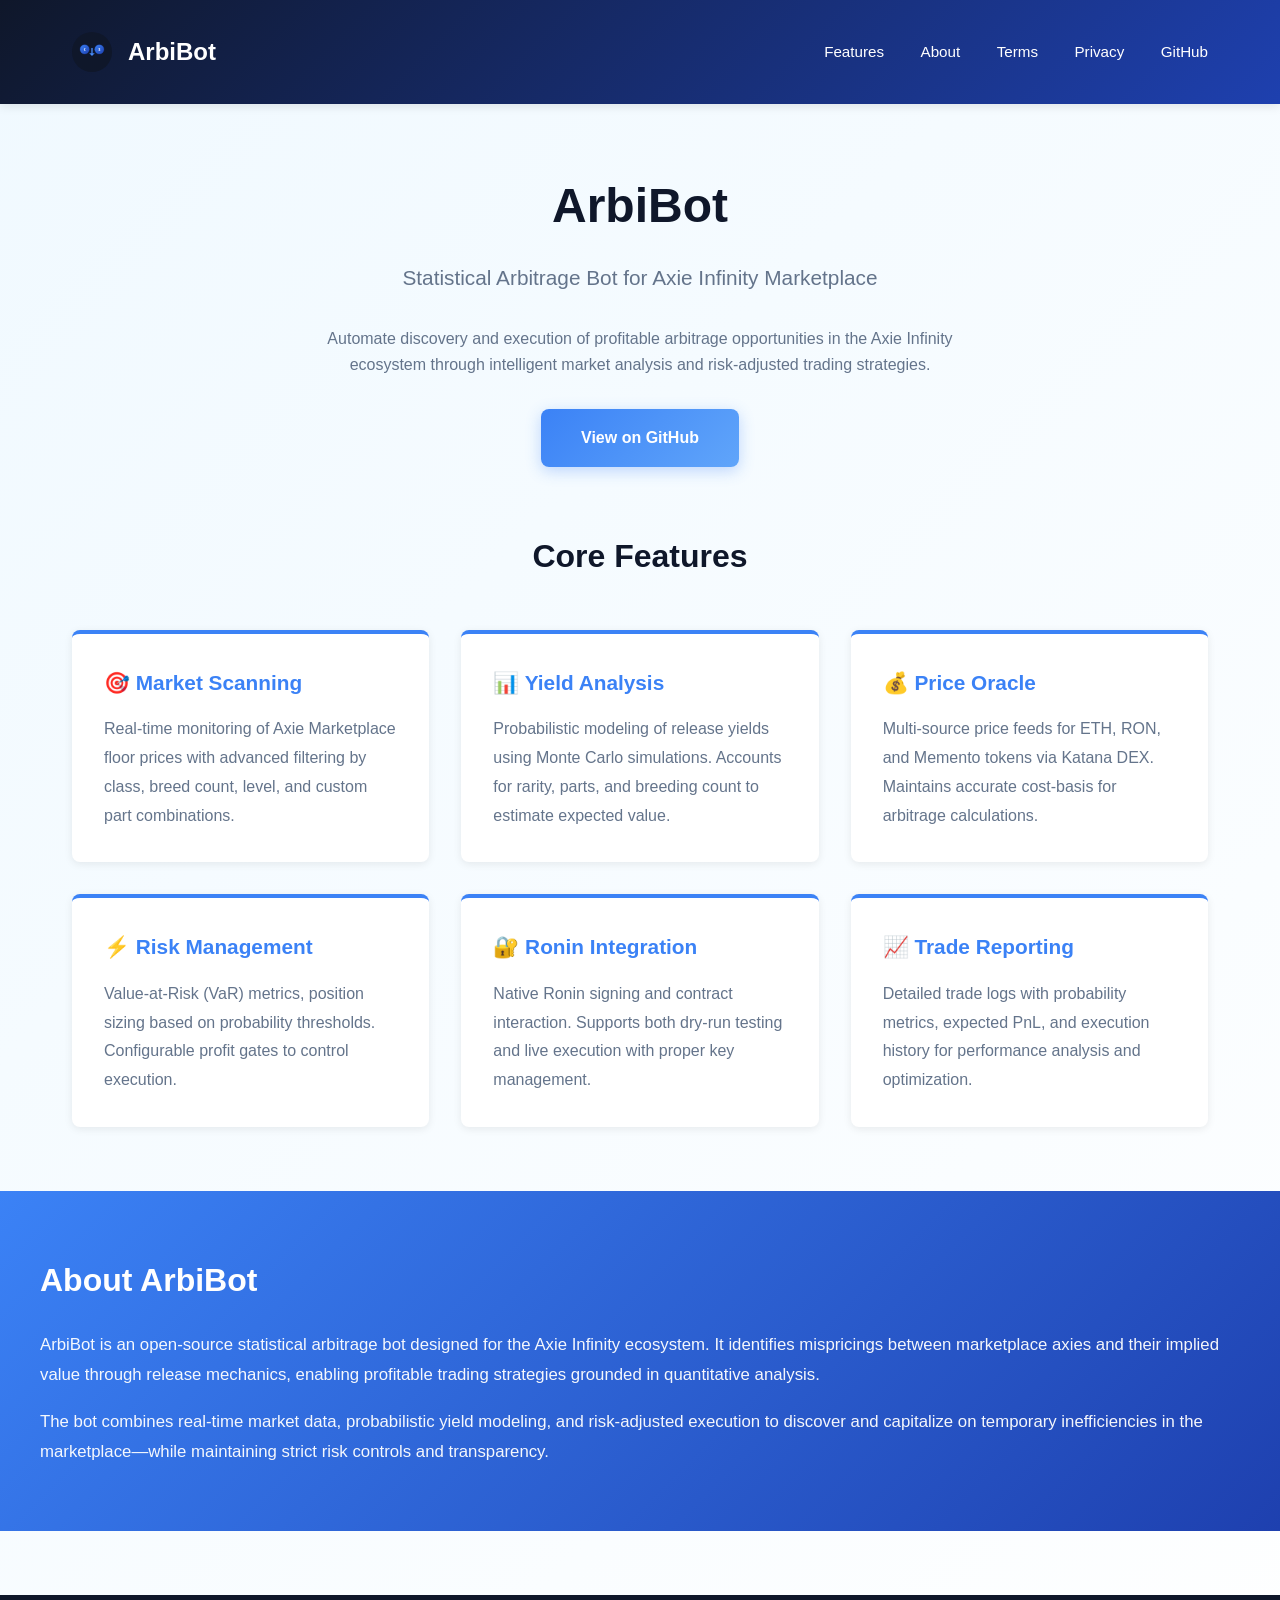
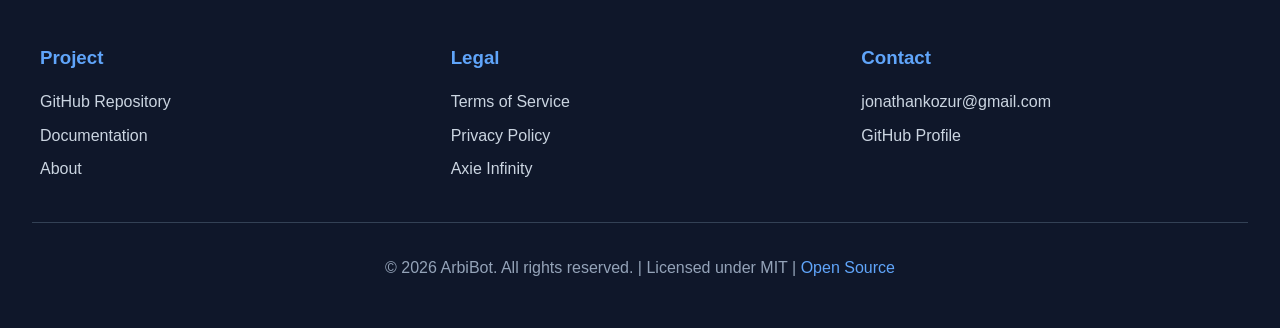
<file: index.html>
<!DOCTYPE html>
<html lang="es">
<head>
  <meta charset="UTF-8">
  <meta name="viewport" content="width=device-width, initial-scale=1.0">
  <meta name="description" content="ArbiBot - Bot de arbitraje estadístico para Axie Infinity. Automatiza la búsqueda y optimización de oportunidades de arbitraje.">
  <meta name="keywords" content="Axie Infinity, Arbitrage Bot, DeFi, Trading, Statistical Arbitrage">
  <meta name="author" content="Jonathan Kozur">
  <title>ArbiBot - Statistical Arbitrage Bot for Axie Infinity</title>
  <link rel="stylesheet" href="style.css">
  <link rel="icon" type="image/svg+xml" href="logo.svg">
</head>
<body>
  <!-- Header -->
  <header>
    <div class="header-content">
      <div class="logo-brand">
        <svg class="logo-icon" viewBox="0 0 300 300" xmlns="http://www.w3.org/2000/svg">
          <circle cx="150" cy="150" r="150" fill="#0f172a"/>
          <defs>
            <linearGradient id="grad1" x1="0%" y1="0%" x2="100%" y2="100%">
              <stop offset="0%" style="stop-color:#3b82f6;stop-opacity:1" />
              <stop offset="100%" style="stop-color:#1e40af;stop-opacity:1" />
            </linearGradient>
            <linearGradient id="grad2" x1="0%" y1="0%" x2="100%" y2="100%">
              <stop offset="0%" style="stop-color:#60a5fa;stop-opacity:1" />
              <stop offset="100%" style="stop-color:#3b82f6;stop-opacity:1" />
            </linearGradient>
          </defs>
          <circle cx="95" cy="130" r="35" fill="url(#grad1)" stroke="#1e40af" stroke-width="2"/>
          <text x="95" y="145" font-size="24" font-weight="bold" fill="#ffffff" text-anchor="middle">€</text>
          <circle cx="205" cy="130" r="35" fill="url(#grad1)" stroke="#1e40af" stroke-width="2"/>
          <text x="205" y="145" font-size="24" font-weight="bold" fill="#ffffff" text-anchor="middle">$</text>
          <path d="M 150 180 L 130 160 L 145 160 L 145 120 L 155 120 L 155 160 L 170 160 Z" fill="url(#grad2)" stroke="#1e40af" stroke-width="1.5"/>
        </svg>
        ArbiBot
      </div>
      <nav>
        <a href="#features">Features</a>
        <a href="#about">About</a>
        <a href="terms.html">Terms</a>
        <a href="privacy.html">Privacy</a>
        <a href="https://github.com/jonathankozur/AxieMarket" target="_blank">GitHub</a>
      </nav>
    </div>
  </header>

  <!-- Hero Section -->
  <section class="hero">
    <h1>ArbiBot</h1>
    <p class="subtitle">Statistical Arbitrage Bot for Axie Infinity Marketplace</p>
    <p style="color: #64748b; margin-bottom: 2rem; max-width: 700px; margin-left: auto; margin-right: auto;">
      Automate discovery and execution of profitable arbitrage opportunities in the Axie Infinity ecosystem through intelligent market analysis and risk-adjusted trading strategies.
    </p>
    <a href="https://github.com/jonathankozur/AxieMarket" class="cta-button">View on GitHub</a>
  </section>

  <!-- Features Section -->
  <section class="features" id="features">
    <h2>Core Features</h2>
    <div class="features-grid">
      <div class="feature-card">
        <h3>🎯 Market Scanning</h3>
        <p>Real-time monitoring of Axie Marketplace floor prices with advanced filtering by class, breed count, level, and custom part combinations.</p>
      </div>
      <div class="feature-card">
        <h3>📊 Yield Analysis</h3>
        <p>Probabilistic modeling of release yields using Monte Carlo simulations. Accounts for rarity, parts, and breeding count to estimate expected value.</p>
      </div>
      <div class="feature-card">
        <h3>💰 Price Oracle</h3>
        <p>Multi-source price feeds for ETH, RON, and Memento tokens via Katana DEX. Maintains accurate cost-basis for arbitrage calculations.</p>
      </div>
      <div class="feature-card">
        <h3>⚡ Risk Management</h3>
        <p>Value-at-Risk (VaR) metrics, position sizing based on probability thresholds. Configurable profit gates to control execution.</p>
      </div>
      <div class="feature-card">
        <h3>🔐 Ronin Integration</h3>
        <p>Native Ronin signing and contract interaction. Supports both dry-run testing and live execution with proper key management.</p>
      </div>
      <div class="feature-card">
        <h3>📈 Trade Reporting</h3>
        <p>Detailed trade logs with probability metrics, expected PnL, and execution history for performance analysis and optimization.</p>
      </div>
    </div>
  </section>

  <!-- About Section -->
  <section class="about" id="about">
    <div class="about-content">
      <h2>About ArbiBot</h2>
      <p>
        ArbiBot is an open-source statistical arbitrage bot designed for the Axie Infinity ecosystem. It identifies mispricings between marketplace axies and their implied value through release mechanics, enabling profitable trading strategies grounded in quantitative analysis.
      </p>
      <p style="margin-top: 1rem;">
        The bot combines real-time market data, probabilistic yield modeling, and risk-adjusted execution to discover and capitalize on temporary inefficiencies in the marketplace—while maintaining strict risk controls and transparency.
      </p>
    </div>
  </section>

  <!-- Footer -->
  <footer>
    <div class="footer-content">
      <div class="footer-section">
        <h3>Project</h3>
        <ul>
          <li><a href="https://github.com/jonathankozur/AxieMarket" target="_blank">GitHub Repository</a></li>
          <li><a href="#features">Documentation</a></li>
          <li><a href="#about">About</a></li>
        </ul>
      </div>
      <div class="footer-section">
        <h3>Legal</h3>
        <ul>
          <li><a href="terms.html">Terms of Service</a></li>
          <li><a href="privacy.html">Privacy Policy</a></li>
          <li><a href="https://www.axieinfinity.com" target="_blank">Axie Infinity</a></li>
        </ul>
      </div>
      <div class="footer-section">
        <h3>Contact</h3>
        <ul>
          <li><a href="mailto:jonathankozur@gmail.com">jonathankozur@gmail.com</a></li>
          <li><a href="https://github.com/jonathankozur" target="_blank">GitHub Profile</a></li>
        </ul>
      </div>
    </div>
    <div class="footer-bottom">
      <p>&copy; 2026 ArbiBot. All rights reserved. | Licensed under MIT | <a href="https://github.com/jonathankozur/AxieMarket" style="color: #60a5fa; text-decoration: none;" target="_blank">Open Source</a></p>
    </div>
  </footer>
</body>
</html>
</file>
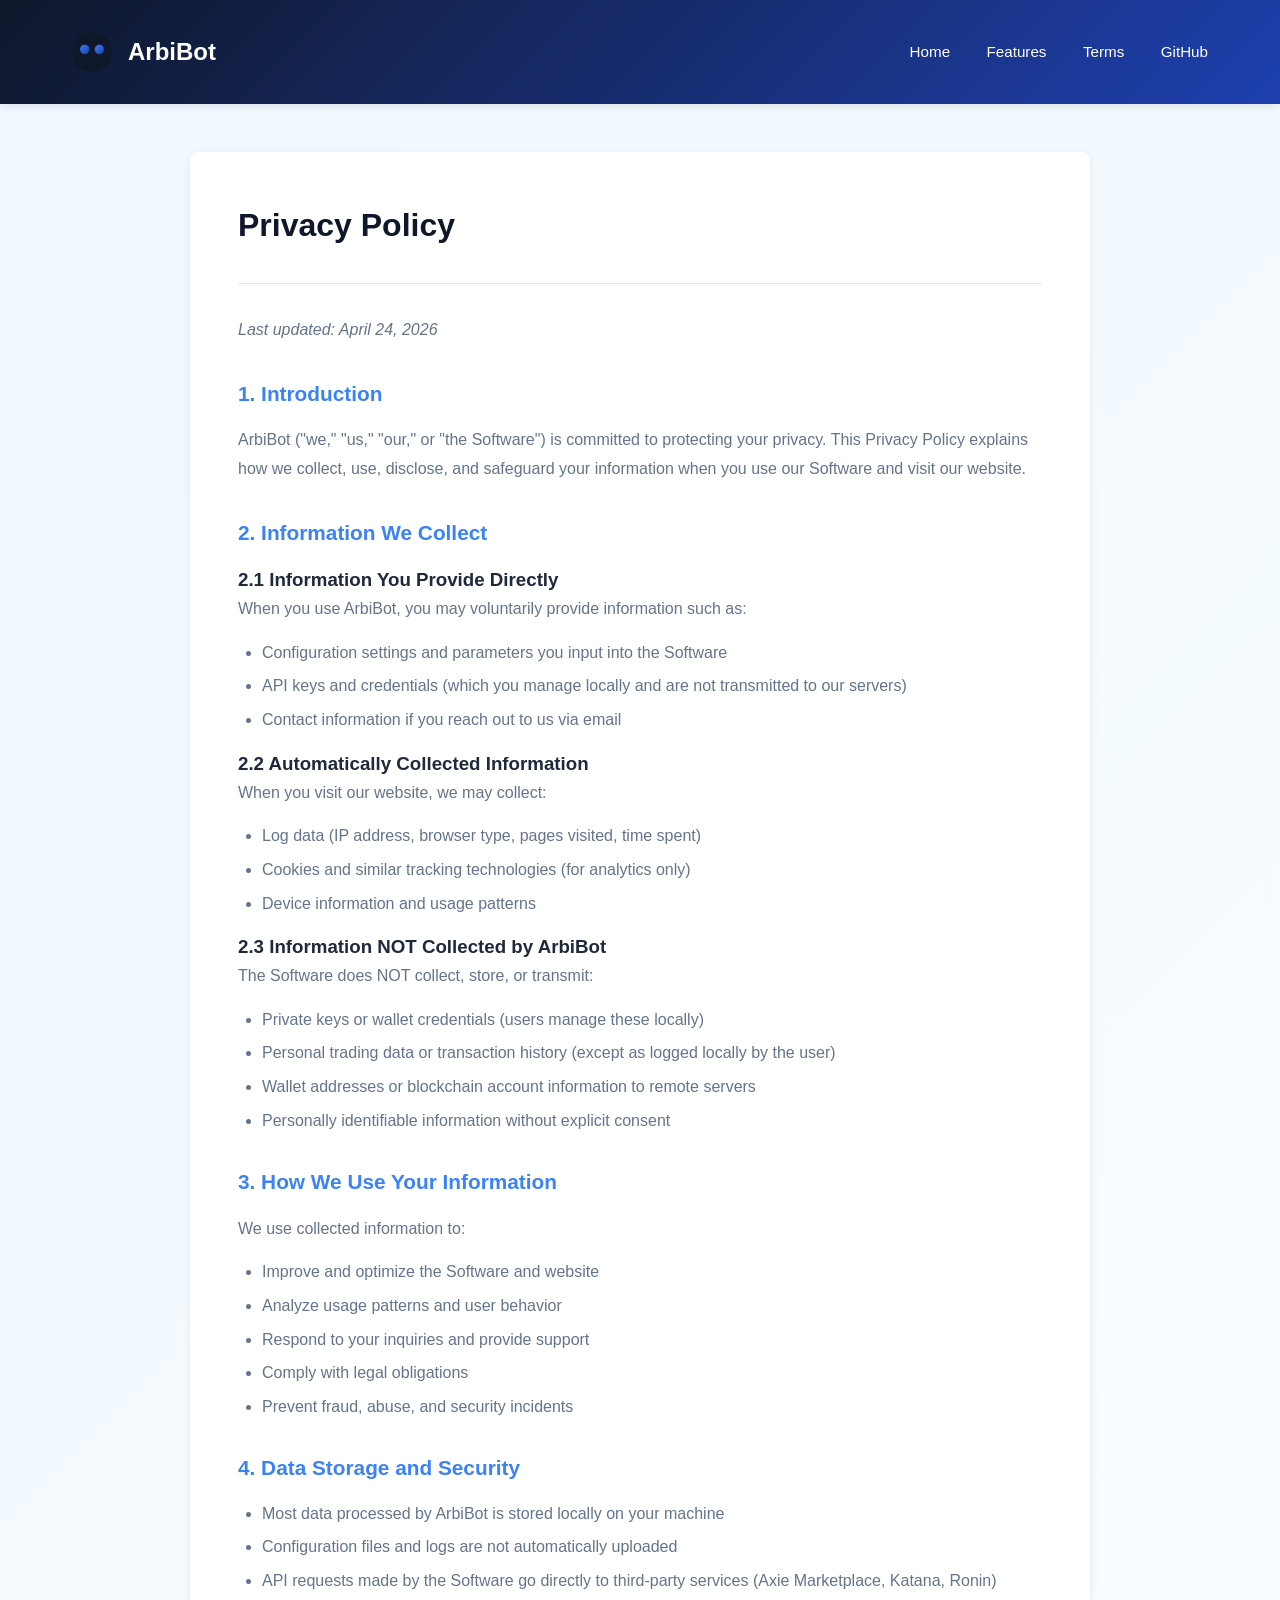
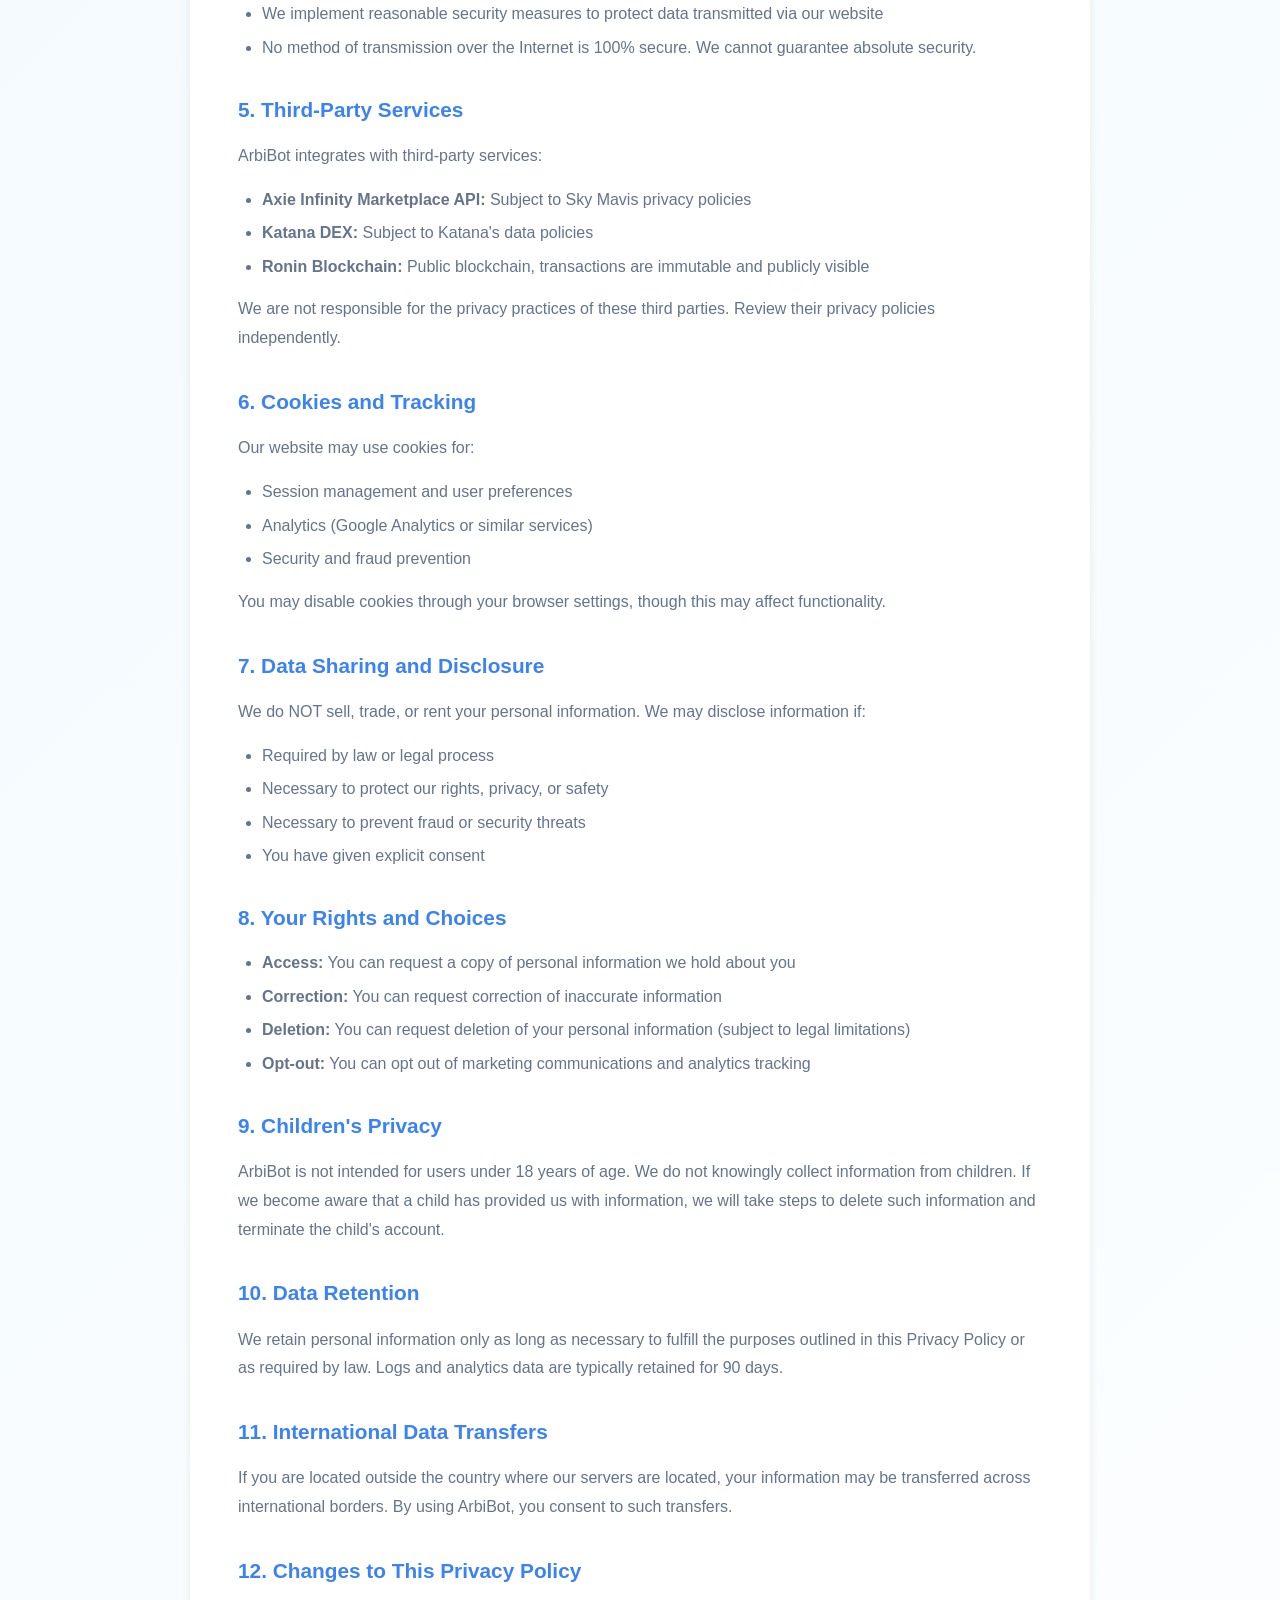
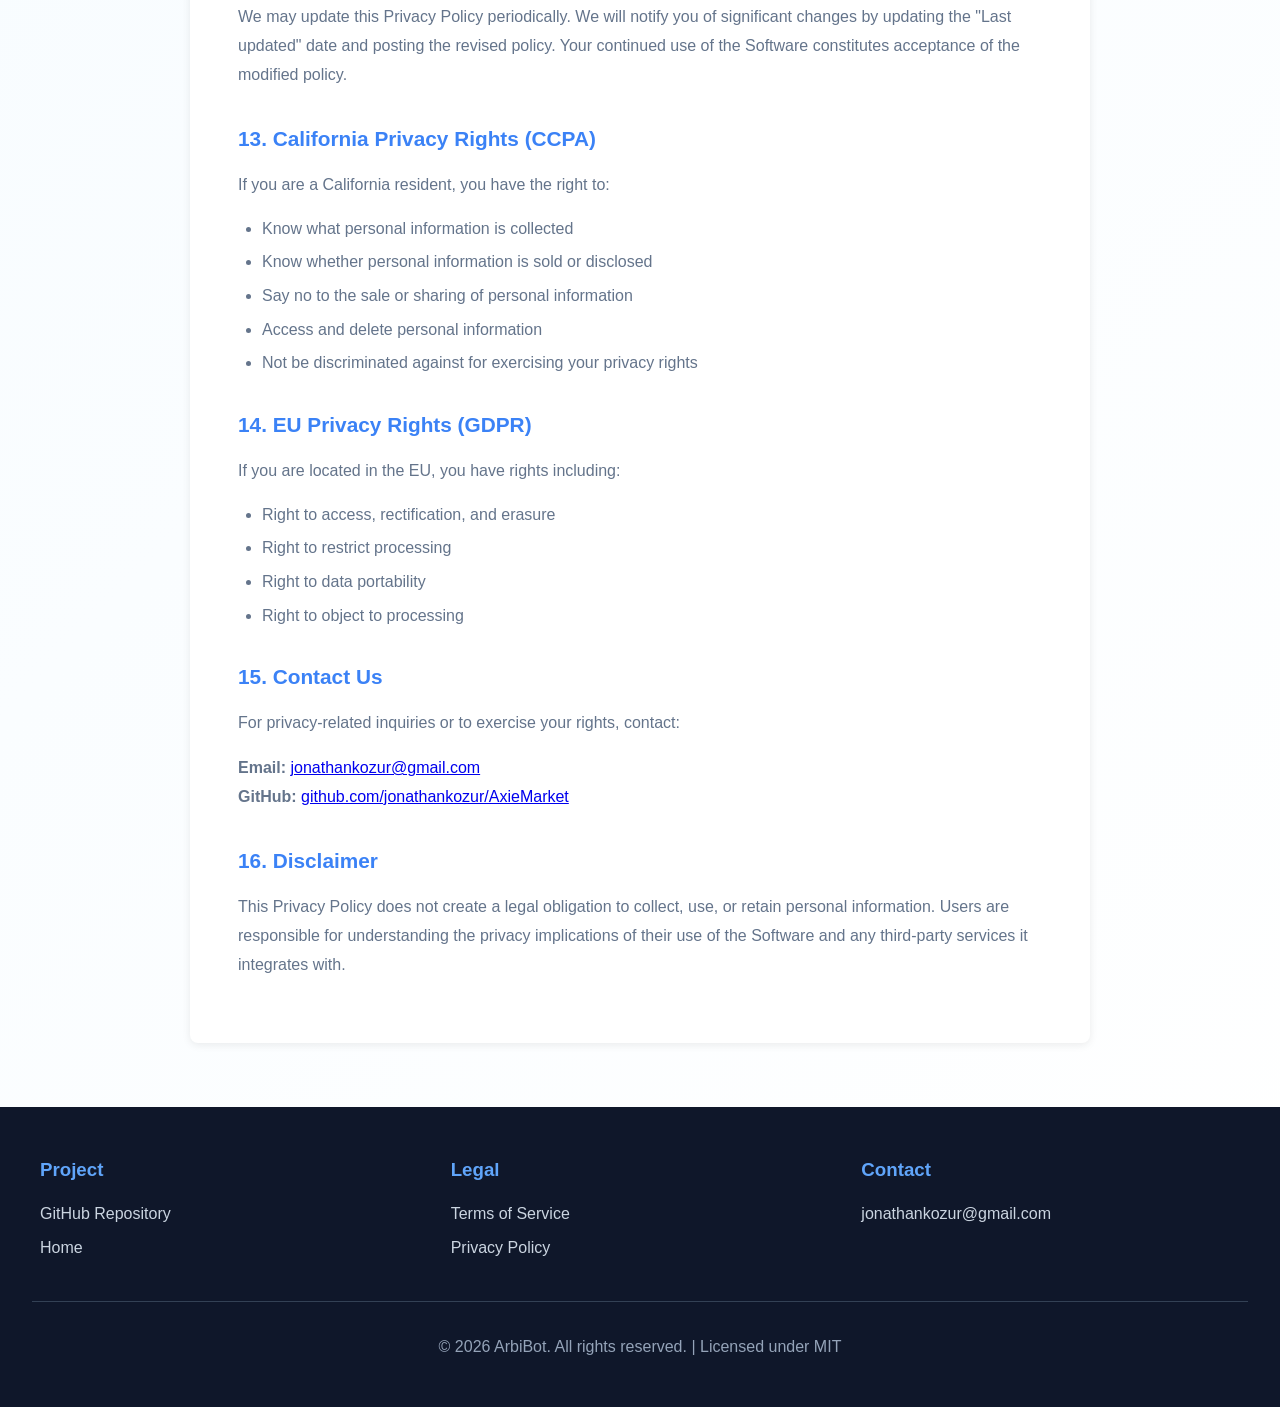
<file: privacy.html>
<!DOCTYPE html>
<html lang="es">
<head>
  <meta charset="UTF-8">
  <meta name="viewport" content="width=device-width, initial-scale=1.0">
  <meta name="description" content="ArbiBot Privacy Policy">
  <title>Privacy Policy - ArbiBot</title>
  <link rel="stylesheet" href="style.css">
  <link rel="icon" type="image/svg+xml" href="logo.svg">
</head>
<body>
  <!-- Header -->
  <header>
    <div class="header-content">
      <div class="logo-brand">
        <svg class="logo-icon" viewBox="0 0 300 300" xmlns="http://www.w3.org/2000/svg">
          <circle cx="150" cy="150" r="150" fill="#0f172a"/>
          <defs>
            <linearGradient id="grad1" x1="0%" y1="0%" x2="100%" y2="100%">
              <stop offset="0%" style="stop-color:#3b82f6;stop-opacity:1" />
              <stop offset="100%" style="stop-color:#1e40af;stop-opacity:1" />
            </linearGradient>
          </defs>
          <circle cx="95" cy="130" r="35" fill="url(#grad1)" stroke="#1e40af" stroke-width="2"/>
          <circle cx="205" cy="130" r="35" fill="url(#grad1)" stroke="#1e40af" stroke-width="2"/>
        </svg>
        ArbiBot
      </div>
      <nav>
        <a href="index.html">Home</a>
        <a href="index.html#features">Features</a>
        <a href="terms.html">Terms</a>
        <a href="https://github.com/jonathankozur/AxieMarket" target="_blank">GitHub</a>
      </nav>
    </div>
  </header>

  <!-- Legal Page -->
  <div class="legal-page">
    <h1>Privacy Policy</h1>
    <p class="last-updated">Last updated: April 24, 2026</p>

    <h2>1. Introduction</h2>
    <p>ArbiBot ("we," "us," "our," or "the Software") is committed to protecting your privacy. This Privacy Policy explains how we collect, use, disclose, and safeguard your information when you use our Software and visit our website.</p>

    <h2>2. Information We Collect</h2>
    <h3>2.1 Information You Provide Directly</h3>
    <p>When you use ArbiBot, you may voluntarily provide information such as:</p>
    <ul>
      <li>Configuration settings and parameters you input into the Software</li>
      <li>API keys and credentials (which you manage locally and are not transmitted to our servers)</li>
      <li>Contact information if you reach out to us via email</li>
    </ul>

    <h3>2.2 Automatically Collected Information</h3>
    <p>When you visit our website, we may collect:</p>
    <ul>
      <li>Log data (IP address, browser type, pages visited, time spent)</li>
      <li>Cookies and similar tracking technologies (for analytics only)</li>
      <li>Device information and usage patterns</li>
    </ul>

    <h3>2.3 Information NOT Collected by ArbiBot</h3>
    <p>The Software does NOT collect, store, or transmit:</p>
    <ul>
      <li>Private keys or wallet credentials (users manage these locally)</li>
      <li>Personal trading data or transaction history (except as logged locally by the user)</li>
      <li>Wallet addresses or blockchain account information to remote servers</li>
      <li>Personally identifiable information without explicit consent</li>
    </ul>

    <h2>3. How We Use Your Information</h2>
    <p>We use collected information to:</p>
    <ul>
      <li>Improve and optimize the Software and website</li>
      <li>Analyze usage patterns and user behavior</li>
      <li>Respond to your inquiries and provide support</li>
      <li>Comply with legal obligations</li>
      <li>Prevent fraud, abuse, and security incidents</li>
    </ul>

    <h2>4. Data Storage and Security</h2>
    <ul>
      <li>Most data processed by ArbiBot is stored locally on your machine</li>
      <li>Configuration files and logs are not automatically uploaded</li>
      <li>API requests made by the Software go directly to third-party services (Axie Marketplace, Katana, Ronin)</li>
      <li>We implement reasonable security measures to protect data transmitted via our website</li>
      <li>No method of transmission over the Internet is 100% secure. We cannot guarantee absolute security.</li>
    </ul>

    <h2>5. Third-Party Services</h2>
    <p>ArbiBot integrates with third-party services:</p>
    <ul>
      <li><strong>Axie Infinity Marketplace API:</strong> Subject to Sky Mavis privacy policies</li>
      <li><strong>Katana DEX:</strong> Subject to Katana's data policies</li>
      <li><strong>Ronin Blockchain:</strong> Public blockchain, transactions are immutable and publicly visible</li>
    </ul>
    <p>We are not responsible for the privacy practices of these third parties. Review their privacy policies independently.</p>

    <h2>6. Cookies and Tracking</h2>
    <p>Our website may use cookies for:</p>
    <ul>
      <li>Session management and user preferences</li>
      <li>Analytics (Google Analytics or similar services)</li>
      <li>Security and fraud prevention</li>
    </ul>
    <p>You may disable cookies through your browser settings, though this may affect functionality.</p>

    <h2>7. Data Sharing and Disclosure</h2>
    <p>We do NOT sell, trade, or rent your personal information. We may disclose information if:</p>
    <ul>
      <li>Required by law or legal process</li>
      <li>Necessary to protect our rights, privacy, or safety</li>
      <li>Necessary to prevent fraud or security threats</li>
      <li>You have given explicit consent</li>
    </ul>

    <h2>8. Your Rights and Choices</h2>
    <ul>
      <li><strong>Access:</strong> You can request a copy of personal information we hold about you</li>
      <li><strong>Correction:</strong> You can request correction of inaccurate information</li>
      <li><strong>Deletion:</strong> You can request deletion of your personal information (subject to legal limitations)</li>
      <li><strong>Opt-out:</strong> You can opt out of marketing communications and analytics tracking</li>
    </ul>

    <h2>9. Children's Privacy</h2>
    <p>ArbiBot is not intended for users under 18 years of age. We do not knowingly collect information from children. If we become aware that a child has provided us with information, we will take steps to delete such information and terminate the child's account.</p>

    <h2>10. Data Retention</h2>
    <p>We retain personal information only as long as necessary to fulfill the purposes outlined in this Privacy Policy or as required by law. Logs and analytics data are typically retained for 90 days.</p>

    <h2>11. International Data Transfers</h2>
    <p>If you are located outside the country where our servers are located, your information may be transferred across international borders. By using ArbiBot, you consent to such transfers.</p>

    <h2>12. Changes to This Privacy Policy</h2>
    <p>We may update this Privacy Policy periodically. We will notify you of significant changes by updating the "Last updated" date and posting the revised policy. Your continued use of the Software constitutes acceptance of the modified policy.</p>

    <h2>13. California Privacy Rights (CCPA)</h2>
    <p>If you are a California resident, you have the right to:</p>
    <ul>
      <li>Know what personal information is collected</li>
      <li>Know whether personal information is sold or disclosed</li>
      <li>Say no to the sale or sharing of personal information</li>
      <li>Access and delete personal information</li>
      <li>Not be discriminated against for exercising your privacy rights</li>
    </ul>

    <h2>14. EU Privacy Rights (GDPR)</h2>
    <p>If you are located in the EU, you have rights including:</p>
    <ul>
      <li>Right to access, rectification, and erasure</li>
      <li>Right to restrict processing</li>
      <li>Right to data portability</li>
      <li>Right to object to processing</li>
    </ul>

    <h2>15. Contact Us</h2>
    <p>For privacy-related inquiries or to exercise your rights, contact:</p>
    <p>
      <strong>Email:</strong> <a href="mailto:jonathankozur@gmail.com">jonathankozur@gmail.com</a><br>
      <strong>GitHub:</strong> <a href="https://github.com/jonathankozur/AxieMarket" target="_blank">github.com/jonathankozur/AxieMarket</a>
    </p>

    <h2>16. Disclaimer</h2>
    <p>This Privacy Policy does not create a legal obligation to collect, use, or retain personal information. Users are responsible for understanding the privacy implications of their use of the Software and any third-party services it integrates with.</p>
  </div>

  <!-- Footer -->
  <footer>
    <div class="footer-content">
      <div class="footer-section">
        <h3>Project</h3>
        <ul>
          <li><a href="https://github.com/jonathankozur/AxieMarket" target="_blank">GitHub Repository</a></li>
          <li><a href="index.html">Home</a></li>
        </ul>
      </div>
      <div class="footer-section">
        <h3>Legal</h3>
        <ul>
          <li><a href="terms.html">Terms of Service</a></li>
          <li><a href="privacy.html">Privacy Policy</a></li>
        </ul>
      </div>
      <div class="footer-section">
        <h3>Contact</h3>
        <ul>
          <li><a href="mailto:jonathankozur@gmail.com">jonathankozur@gmail.com</a></li>
        </ul>
      </div>
    </div>
    <div class="footer-bottom">
      <p>&copy; 2026 ArbiBot. All rights reserved. | Licensed under MIT</p>
    </div>
  </footer>
</body>
</html>
</file>
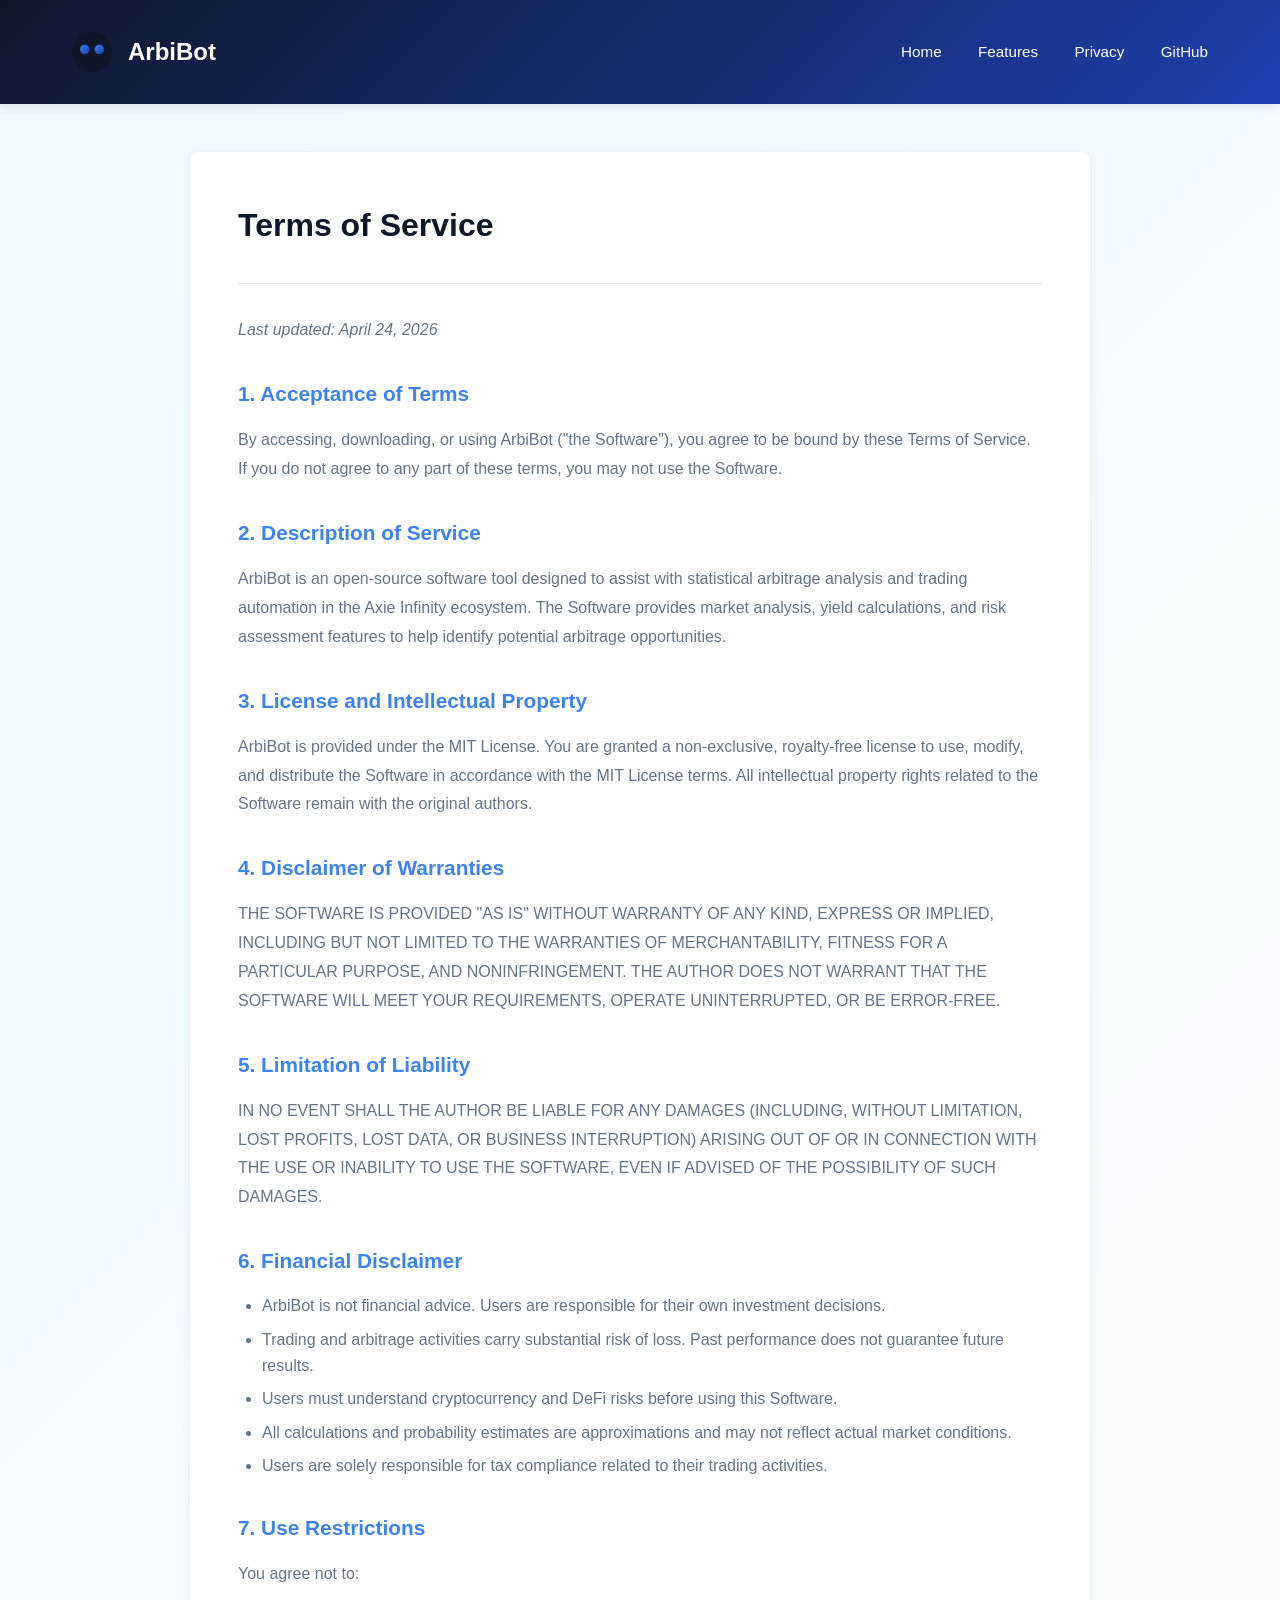
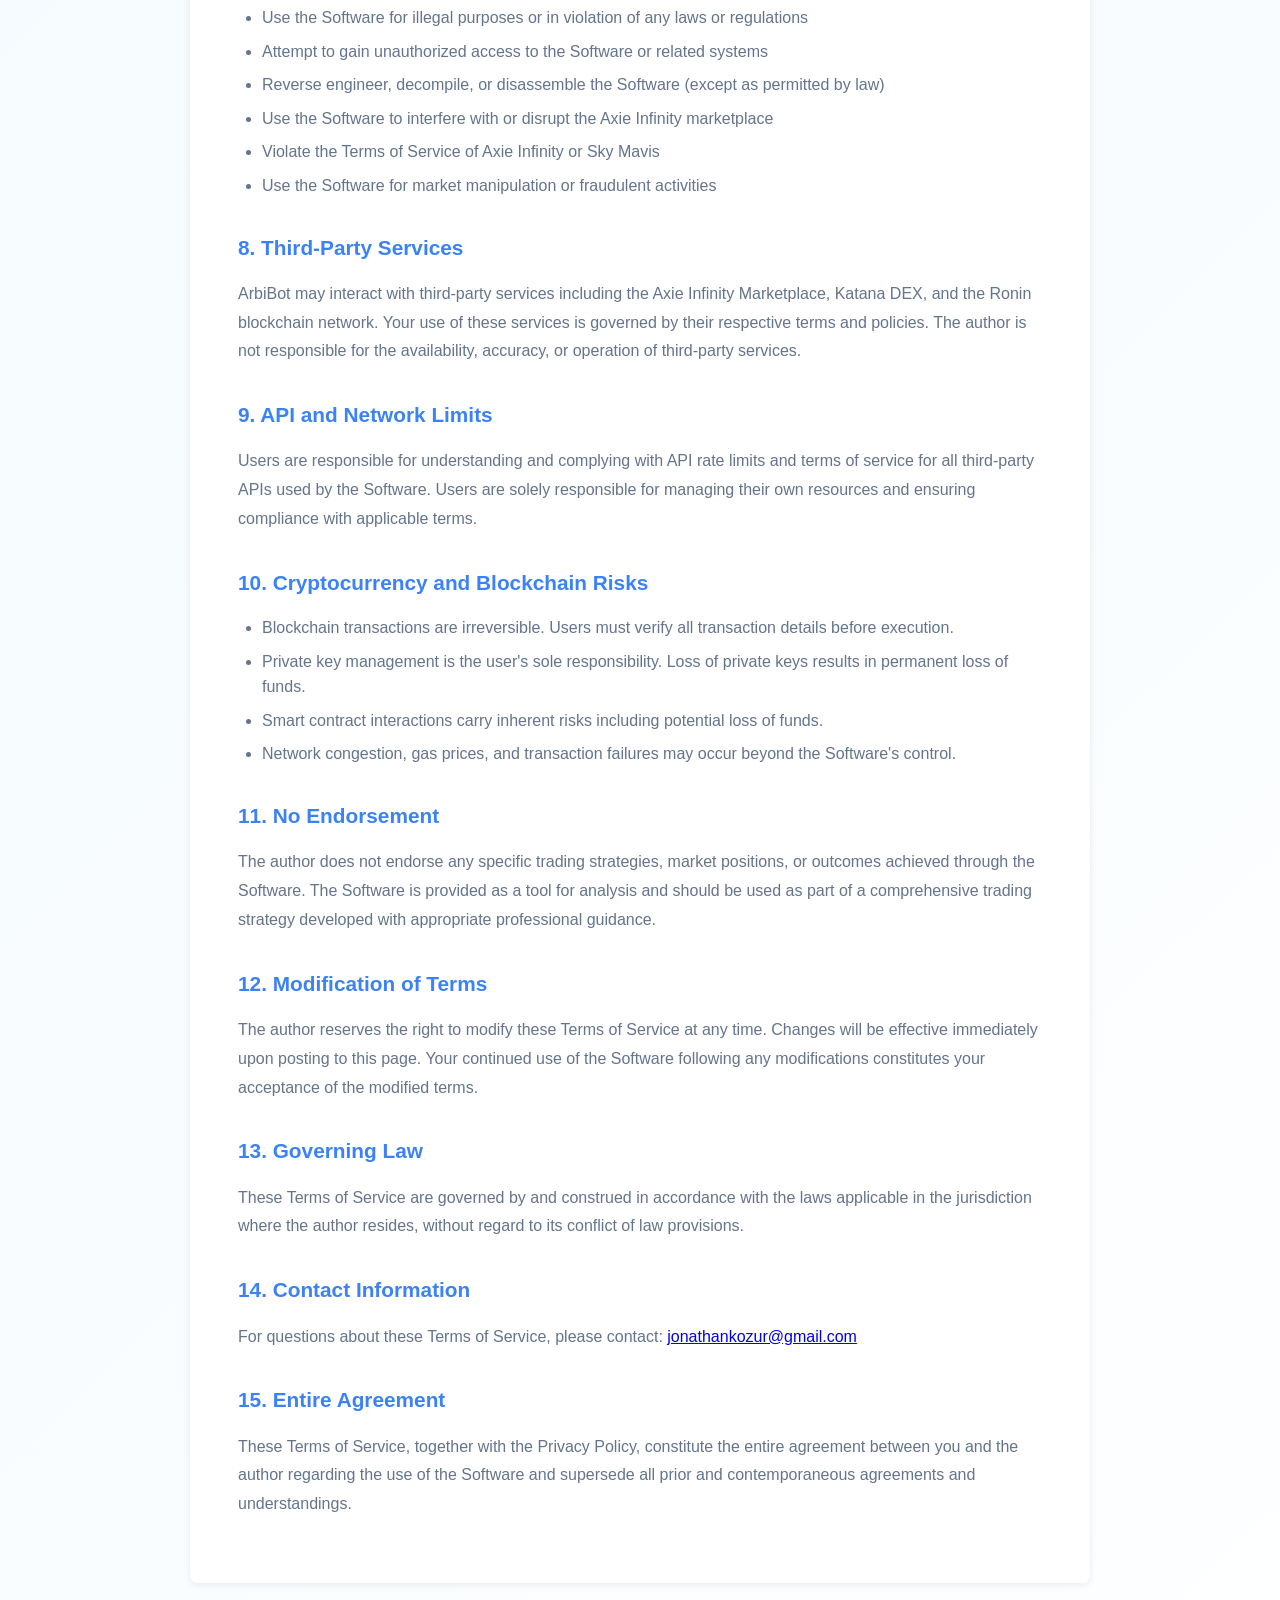
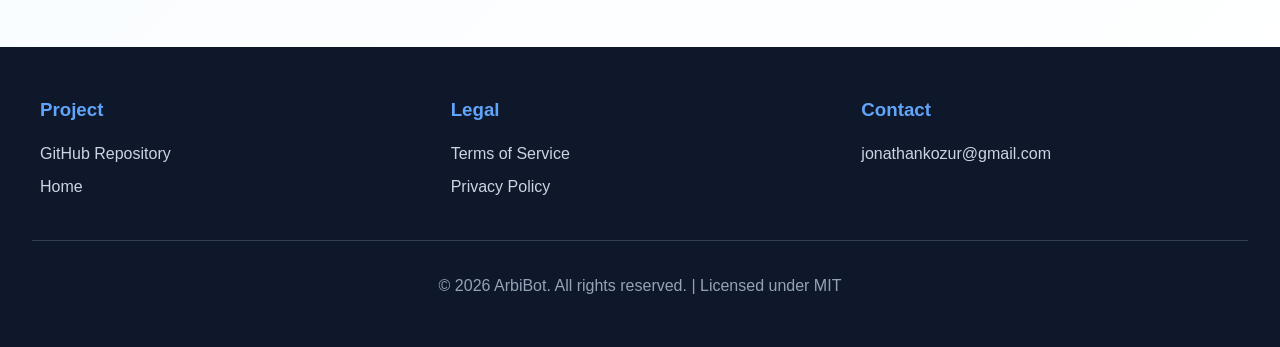
<file: terms.html>
<!DOCTYPE html>
<html lang="es">
<head>
  <meta charset="UTF-8">
  <meta name="viewport" content="width=device-width, initial-scale=1.0">
  <meta name="description" content="ArbiBot Terms of Service">
  <title>Terms of Service - ArbiBot</title>
  <link rel="stylesheet" href="style.css">
  <link rel="icon" type="image/svg+xml" href="logo.svg">
</head>
<body>
  <!-- Header -->
  <header>
    <div class="header-content">
      <div class="logo-brand">
        <svg class="logo-icon" viewBox="0 0 300 300" xmlns="http://www.w3.org/2000/svg">
          <circle cx="150" cy="150" r="150" fill="#0f172a"/>
          <defs>
            <linearGradient id="grad1" x1="0%" y1="0%" x2="100%" y2="100%">
              <stop offset="0%" style="stop-color:#3b82f6;stop-opacity:1" />
              <stop offset="100%" style="stop-color:#1e40af;stop-opacity:1" />
            </linearGradient>
          </defs>
          <circle cx="95" cy="130" r="35" fill="url(#grad1)" stroke="#1e40af" stroke-width="2"/>
          <circle cx="205" cy="130" r="35" fill="url(#grad1)" stroke="#1e40af" stroke-width="2"/>
        </svg>
        ArbiBot
      </div>
      <nav>
        <a href="index.html">Home</a>
        <a href="index.html#features">Features</a>
        <a href="privacy.html">Privacy</a>
        <a href="https://github.com/jonathankozur/AxieMarket" target="_blank">GitHub</a>
      </nav>
    </div>
  </header>

  <!-- Legal Page -->
  <div class="legal-page">
    <h1>Terms of Service</h1>
    <p class="last-updated">Last updated: April 24, 2026</p>

    <h2>1. Acceptance of Terms</h2>
    <p>By accessing, downloading, or using ArbiBot ("the Software"), you agree to be bound by these Terms of Service. If you do not agree to any part of these terms, you may not use the Software.</p>

    <h2>2. Description of Service</h2>
    <p>ArbiBot is an open-source software tool designed to assist with statistical arbitrage analysis and trading automation in the Axie Infinity ecosystem. The Software provides market analysis, yield calculations, and risk assessment features to help identify potential arbitrage opportunities.</p>

    <h2>3. License and Intellectual Property</h2>
    <p>ArbiBot is provided under the MIT License. You are granted a non-exclusive, royalty-free license to use, modify, and distribute the Software in accordance with the MIT License terms. All intellectual property rights related to the Software remain with the original authors.</p>

    <h2>4. Disclaimer of Warranties</h2>
    <p>THE SOFTWARE IS PROVIDED "AS IS" WITHOUT WARRANTY OF ANY KIND, EXPRESS OR IMPLIED, INCLUDING BUT NOT LIMITED TO THE WARRANTIES OF MERCHANTABILITY, FITNESS FOR A PARTICULAR PURPOSE, AND NONINFRINGEMENT. THE AUTHOR DOES NOT WARRANT THAT THE SOFTWARE WILL MEET YOUR REQUIREMENTS, OPERATE UNINTERRUPTED, OR BE ERROR-FREE.</p>

    <h2>5. Limitation of Liability</h2>
    <p>IN NO EVENT SHALL THE AUTHOR BE LIABLE FOR ANY DAMAGES (INCLUDING, WITHOUT LIMITATION, LOST PROFITS, LOST DATA, OR BUSINESS INTERRUPTION) ARISING OUT OF OR IN CONNECTION WITH THE USE OR INABILITY TO USE THE SOFTWARE, EVEN IF ADVISED OF THE POSSIBILITY OF SUCH DAMAGES.</p>

    <h2>6. Financial Disclaimer</h2>
    <ul>
      <li>ArbiBot is not financial advice. Users are responsible for their own investment decisions.</li>
      <li>Trading and arbitrage activities carry substantial risk of loss. Past performance does not guarantee future results.</li>
      <li>Users must understand cryptocurrency and DeFi risks before using this Software.</li>
      <li>All calculations and probability estimates are approximations and may not reflect actual market conditions.</li>
      <li>Users are solely responsible for tax compliance related to their trading activities.</li>
    </ul>

    <h2>7. Use Restrictions</h2>
    <p>You agree not to:</p>
    <ul>
      <li>Use the Software for illegal purposes or in violation of any laws or regulations</li>
      <li>Attempt to gain unauthorized access to the Software or related systems</li>
      <li>Reverse engineer, decompile, or disassemble the Software (except as permitted by law)</li>
      <li>Use the Software to interfere with or disrupt the Axie Infinity marketplace</li>
      <li>Violate the Terms of Service of Axie Infinity or Sky Mavis</li>
      <li>Use the Software for market manipulation or fraudulent activities</li>
    </ul>

    <h2>8. Third-Party Services</h2>
    <p>ArbiBot may interact with third-party services including the Axie Infinity Marketplace, Katana DEX, and the Ronin blockchain network. Your use of these services is governed by their respective terms and policies. The author is not responsible for the availability, accuracy, or operation of third-party services.</p>

    <h2>9. API and Network Limits</h2>
    <p>Users are responsible for understanding and complying with API rate limits and terms of service for all third-party APIs used by the Software. Users are solely responsible for managing their own resources and ensuring compliance with applicable terms.</p>

    <h2>10. Cryptocurrency and Blockchain Risks</h2>
    <ul>
      <li>Blockchain transactions are irreversible. Users must verify all transaction details before execution.</li>
      <li>Private key management is the user's sole responsibility. Loss of private keys results in permanent loss of funds.</li>
      <li>Smart contract interactions carry inherent risks including potential loss of funds.</li>
      <li>Network congestion, gas prices, and transaction failures may occur beyond the Software's control.</li>
    </ul>

    <h2>11. No Endorsement</h2>
    <p>The author does not endorse any specific trading strategies, market positions, or outcomes achieved through the Software. The Software is provided as a tool for analysis and should be used as part of a comprehensive trading strategy developed with appropriate professional guidance.</p>

    <h2>12. Modification of Terms</h2>
    <p>The author reserves the right to modify these Terms of Service at any time. Changes will be effective immediately upon posting to this page. Your continued use of the Software following any modifications constitutes your acceptance of the modified terms.</p>

    <h2>13. Governing Law</h2>
    <p>These Terms of Service are governed by and construed in accordance with the laws applicable in the jurisdiction where the author resides, without regard to its conflict of law provisions.</p>

    <h2>14. Contact Information</h2>
    <p>For questions about these Terms of Service, please contact: <a href="mailto:jonathankozur@gmail.com">jonathankozur@gmail.com</a></p>

    <h2>15. Entire Agreement</h2>
    <p>These Terms of Service, together with the Privacy Policy, constitute the entire agreement between you and the author regarding the use of the Software and supersede all prior and contemporaneous agreements and understandings.</p>
  </div>

  <!-- Footer -->
  <footer>
    <div class="footer-content">
      <div class="footer-section">
        <h3>Project</h3>
        <ul>
          <li><a href="https://github.com/jonathankozur/AxieMarket" target="_blank">GitHub Repository</a></li>
          <li><a href="index.html">Home</a></li>
        </ul>
      </div>
      <div class="footer-section">
        <h3>Legal</h3>
        <ul>
          <li><a href="terms.html">Terms of Service</a></li>
          <li><a href="privacy.html">Privacy Policy</a></li>
        </ul>
      </div>
      <div class="footer-section">
        <h3>Contact</h3>
        <ul>
          <li><a href="mailto:jonathankozur@gmail.com">jonathankozur@gmail.com</a></li>
        </ul>
      </div>
    </div>
    <div class="footer-bottom">
      <p>&copy; 2026 ArbiBot. All rights reserved. | Licensed under MIT</p>
    </div>
  </footer>
</body>
</html>
</file>
<file: style.css>
* {
  margin: 0;
  padding: 0;
  box-sizing: border-box;
}

:root {
  --primary: #3b82f6;
  --primary-dark: #1e40af;
  --secondary: #60a5fa;
  --dark: #0f172a;
  --light: #f0f9ff;
  --text: #1e293b;
  --text-light: #64748b;
  --border: #e2e8f0;
}

body {
  font-family: -apple-system, BlinkMacSystemFont, 'Segoe UI', Roboto, 'Helvetica Neue', Arial, sans-serif;
  line-height: 1.6;
  color: var(--text);
  background: linear-gradient(135deg, var(--light) 0%, #ffffff 100%);
}

/* Header */
header {
  background: linear-gradient(135deg, var(--dark) 0%, var(--primary-dark) 100%);
  color: white;
  padding: 1rem 0;
  position: sticky;
  top: 0;
  z-index: 1000;
  box-shadow: 0 2px 10px rgba(0,0,0,0.1);
}

.header-content {
  max-width: 1200px;
  margin: 0 auto;
  display: flex;
  justify-content: space-between;
  align-items: center;
  padding: 1rem 2rem;
}

.logo-brand {
  display: flex;
  align-items: center;
  gap: 1rem;
  font-size: 1.5rem;
  font-weight: bold;
}

.logo-icon {
  width: 40px;
  height: 40px;
}

nav a {
  color: white;
  text-decoration: none;
  margin-left: 2rem;
  transition: color 0.3s;
  font-size: 0.95rem;
}

nav a:hover {
  color: var(--secondary);
}

/* Hero Section */
.hero {
  max-width: 1200px;
  margin: 4rem auto;
  padding: 0 2rem;
  text-align: center;
}

.hero h1 {
  font-size: 3rem;
  color: var(--dark);
  margin-bottom: 1rem;
  font-weight: 800;
}

.hero .subtitle {
  font-size: 1.3rem;
  color: var(--text-light);
  margin-bottom: 2rem;
  max-width: 600px;
  margin-left: auto;
  margin-right: auto;
}

.cta-button {
  display: inline-block;
  background: linear-gradient(135deg, var(--primary) 0%, var(--secondary) 100%);
  color: white;
  padding: 1rem 2.5rem;
  border-radius: 8px;
  text-decoration: none;
  font-weight: 600;
  transition: transform 0.3s, box-shadow 0.3s;
  box-shadow: 0 4px 15px rgba(59, 130, 246, 0.3);
}

.cta-button:hover {
  transform: translateY(-2px);
  box-shadow: 0 6px 20px rgba(59, 130, 246, 0.4);
}

/* Features Section */
.features {
  max-width: 1200px;
  margin: 4rem auto;
  padding: 0 2rem;
}

.features h2 {
  font-size: 2rem;
  color: var(--dark);
  margin-bottom: 3rem;
  text-align: center;
}

.features-grid {
  display: grid;
  grid-template-columns: repeat(auto-fit, minmax(300px, 1fr));
  gap: 2rem;
}

.feature-card {
  background: white;
  padding: 2rem;
  border-radius: 8px;
  box-shadow: 0 2px 8px rgba(0,0,0,0.08);
  transition: transform 0.3s, box-shadow 0.3s;
  border-top: 4px solid var(--primary);
}

.feature-card:hover {
  transform: translateY(-5px);
  box-shadow: 0 8px 20px rgba(0,0,0,0.12);
}

.feature-card h3 {
  color: var(--primary);
  margin-bottom: 1rem;
  font-size: 1.3rem;
}

.feature-card p {
  color: var(--text-light);
  line-height: 1.8;
}

/* About Section */
.about {
  background: linear-gradient(135deg, var(--primary) 0%, var(--primary-dark) 100%);
  color: white;
  padding: 4rem 2rem;
  margin: 4rem 0;
}

.about-content {
  max-width: 1200px;
  margin: 0 auto;
}

.about h2 {
  font-size: 2rem;
  margin-bottom: 1.5rem;
}

.about p {
  font-size: 1.05rem;
  line-height: 1.8;
  opacity: 0.95;
}

/* Footer */
footer {
  background: var(--dark);
  color: white;
  padding: 3rem 2rem;
  margin-top: 4rem;
}

.footer-content {
  max-width: 1200px;
  margin: 0 auto;
  display: grid;
  grid-template-columns: repeat(auto-fit, minmax(200px, 1fr));
  gap: 2rem;
  margin-bottom: 2rem;
}

.footer-section h3 {
  margin-bottom: 1rem;
  color: var(--secondary);
}

.footer-section ul {
  list-style: none;
}

.footer-section a {
  color: #cbd5e1;
  text-decoration: none;
  display: block;
  margin-bottom: 0.5rem;
  transition: color 0.3s;
}

.footer-section a:hover {
  color: var(--secondary);
}

.footer-bottom {
  border-top: 1px solid #334155;
  padding-top: 2rem;
  text-align: center;
  color: #94a3b8;
}

/* Legal Pages */
.legal-page {
  max-width: 900px;
  margin: 3rem auto;
  padding: 0 2rem;
  background: white;
  border-radius: 8px;
  padding: 3rem;
  box-shadow: 0 2px 8px rgba(0,0,0,0.08);
}

.legal-page h1 {
  color: var(--dark);
  margin-bottom: 2rem;
  font-size: 2rem;
}

.legal-page h2 {
  color: var(--primary);
  margin-top: 2rem;
  margin-bottom: 1rem;
  font-size: 1.3rem;
}

.legal-page p {
  margin-bottom: 1rem;
  color: var(--text-light);
  line-height: 1.8;
}

.legal-page ul {
  margin-left: 1.5rem;
  margin-bottom: 1rem;
}

.legal-page li {
  margin-bottom: 0.5rem;
  color: var(--text-light);
}

.last-updated {
  color: var(--text-light);
  font-style: italic;
  margin-top: 2rem;
  padding-top: 2rem;
  border-top: 1px solid var(--border);
}

/* Responsive */
@media (max-width: 768px) {
  .header-content {
    flex-direction: column;
    gap: 1rem;
  }

  nav a {
    margin-left: 1rem;
  }

  .hero h1 {
    font-size: 2rem;
  }

  .hero .subtitle {
    font-size: 1.1rem;
  }

  .features h2 {
    font-size: 1.5rem;
  }

  .legal-page {
    padding: 1.5rem;
  }
}
</file>
